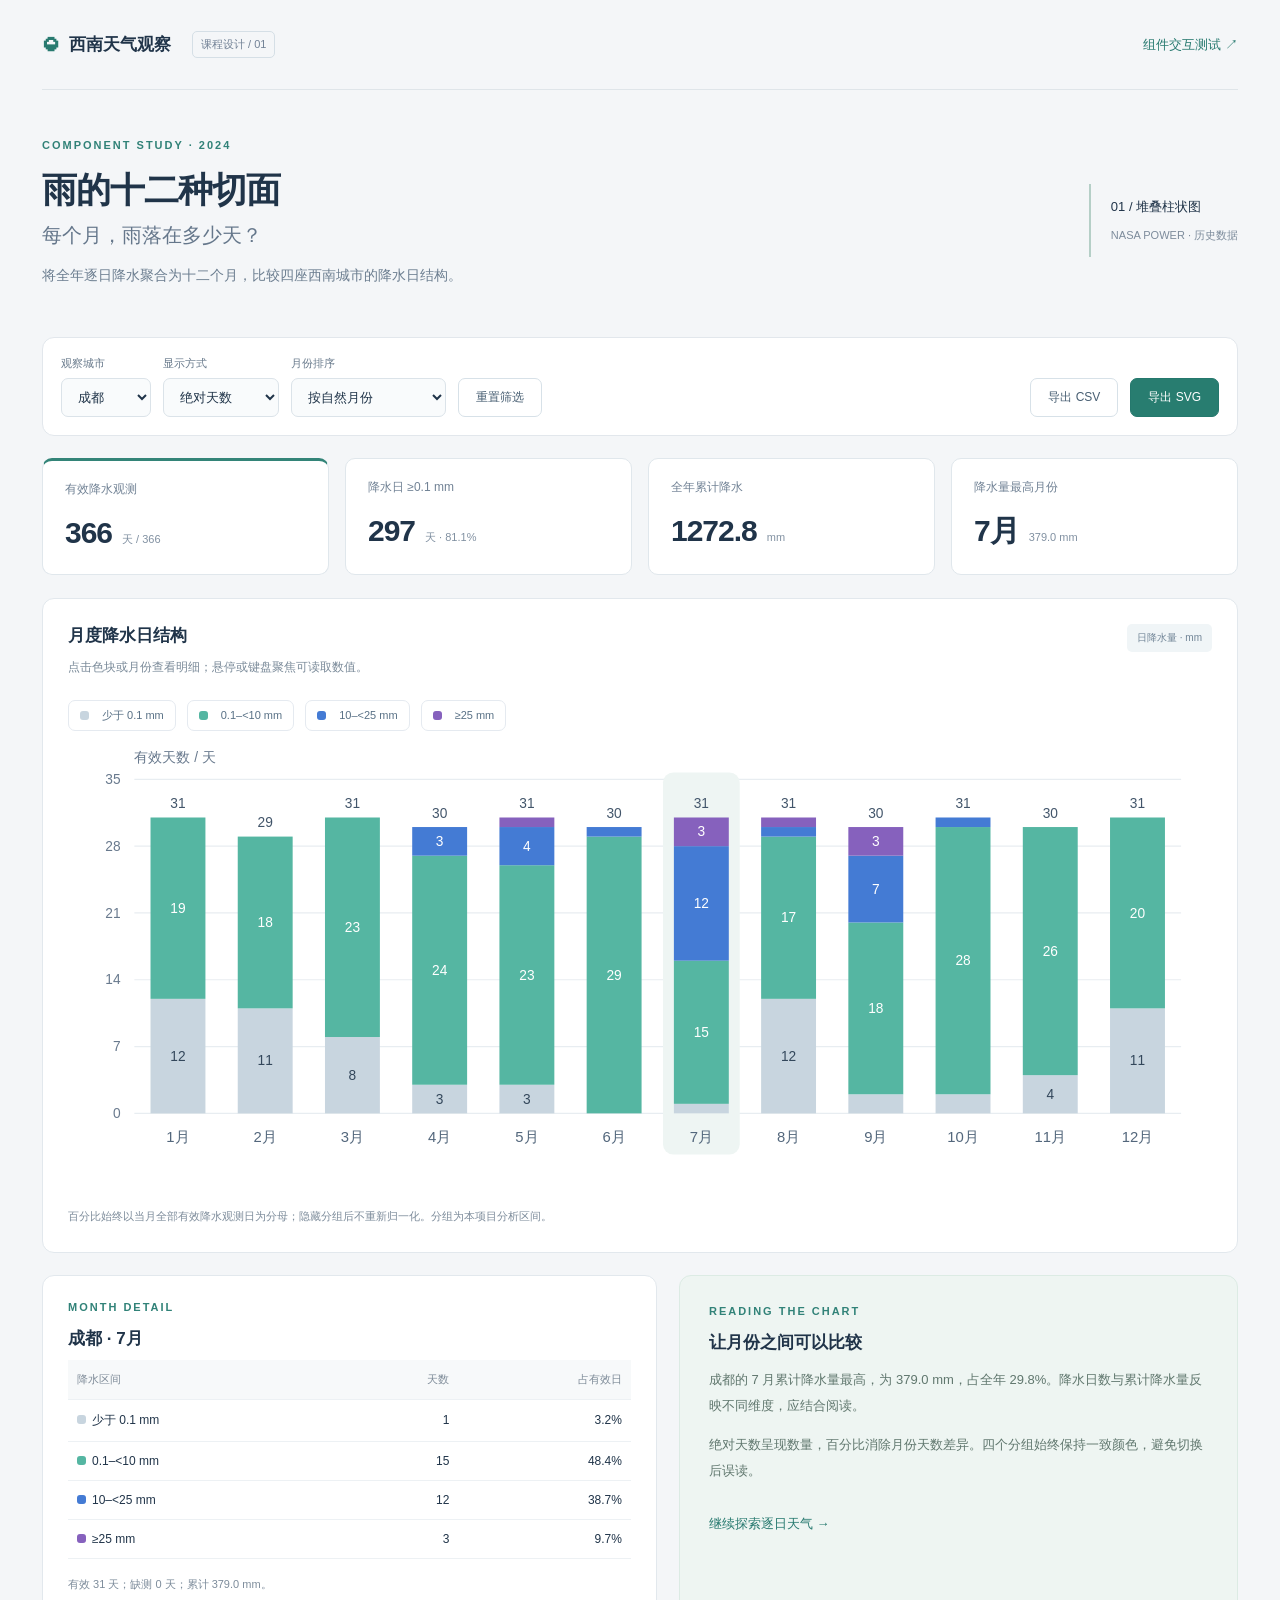
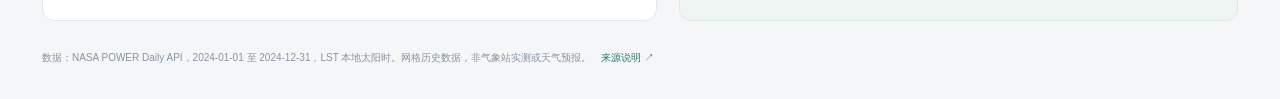
<file: 期中课程设计/任务一_堆叠柱状图/index.html>
<!doctype html>
<html lang="zh-CN"><head><meta charset="utf-8"><meta name="viewport" content="width=device-width, initial-scale=1"><title>雨的十二种切面 · 堆叠柱状图</title><link rel="stylesheet" href="style.css"></head>
<body><main>
<header><a class="brand" href="../任务二_天气可视化/index.html"><span class="brand-mark">◒</span> 西南天气观察 <span class="tag">课程设计 / 01</span></a><a href="tests.html" class="text-link">组件交互测试 ↗</a></header>
<section class="intro"><div><p class="eyebrow">COMPONENT STUDY · 2024</p><h1>雨的十二种切面<span>每个月，雨落在多少天？</span></h1><p class="muted">将全年逐日降水聚合为十二个月，比较四座西南城市的降水日结构。</p></div><div class="intro-aside">01 / 堆叠柱状图<br><span>NASA POWER · 历史数据</span></div></section>
<section class="toolbar" aria-label="图表筛选"><label>观察城市<select id="city"></select></label><label>显示方式<select id="mode"><option value="count">绝对天数</option><option value="percent">百分比</option></select></label><label>月份排序<select id="sort"><option value="month">按自然月份</option><option value="wet">按降水日数降序</option></select></label><button id="reset" class="secondary">重置筛选</button><span class="spacer"></span><button id="csv" class="secondary">导出 CSV</button><button id="svg">导出 SVG</button></section>
<section id="stats" class="stats" aria-live="polite"></section>
<section class="panel"><div class="panel-heading"><div><h2>月度降水日结构</h2><p>点击色块或月份查看明细；悬停或键盘聚焦可读取数值。</p></div><span class="badge">日降水量 · mm</span></div><div id="legend" class="legend" aria-label="降水分组筛选"></div><div id="chart" class="chart"></div><p class="note">百分比始终以当月全部有效降水观测日为分母；隐藏分组后不重新归一化。分组为本项目分析区间。</p></section>
<section class="bottom-grid"><div class="panel"><p class="eyebrow">MONTH DETAIL</p><h2 id="detailTitle"></h2><div id="detail" aria-live="polite"></div></div><div class="panel insight"><p class="eyebrow">READING THE CHART</p><h2>让月份之间可以比较</h2><p id="insight"></p><p>绝对天数呈现数量，百分比消除月份天数差异。四个分组始终保持一致颜色，避免切换后误读。</p><a class="text-link" href="../任务二_天气可视化/index.html">继续探索逐日天气 →</a></div></section>
<footer>数据：NASA POWER Daily API，2024-01-01 至 2024-12-31，LST 本地太阳时。网格历史数据，非气象站实测或天气预报。<a href="https://power.larc.nasa.gov/docs/services/api/temporal/daily/" target="_blank" rel="noreferrer">来源说明 ↗</a></footer>
</main><script src="data.js"></script><script src="component.js"></script><script src="app.js"></script></body></html>
</file>
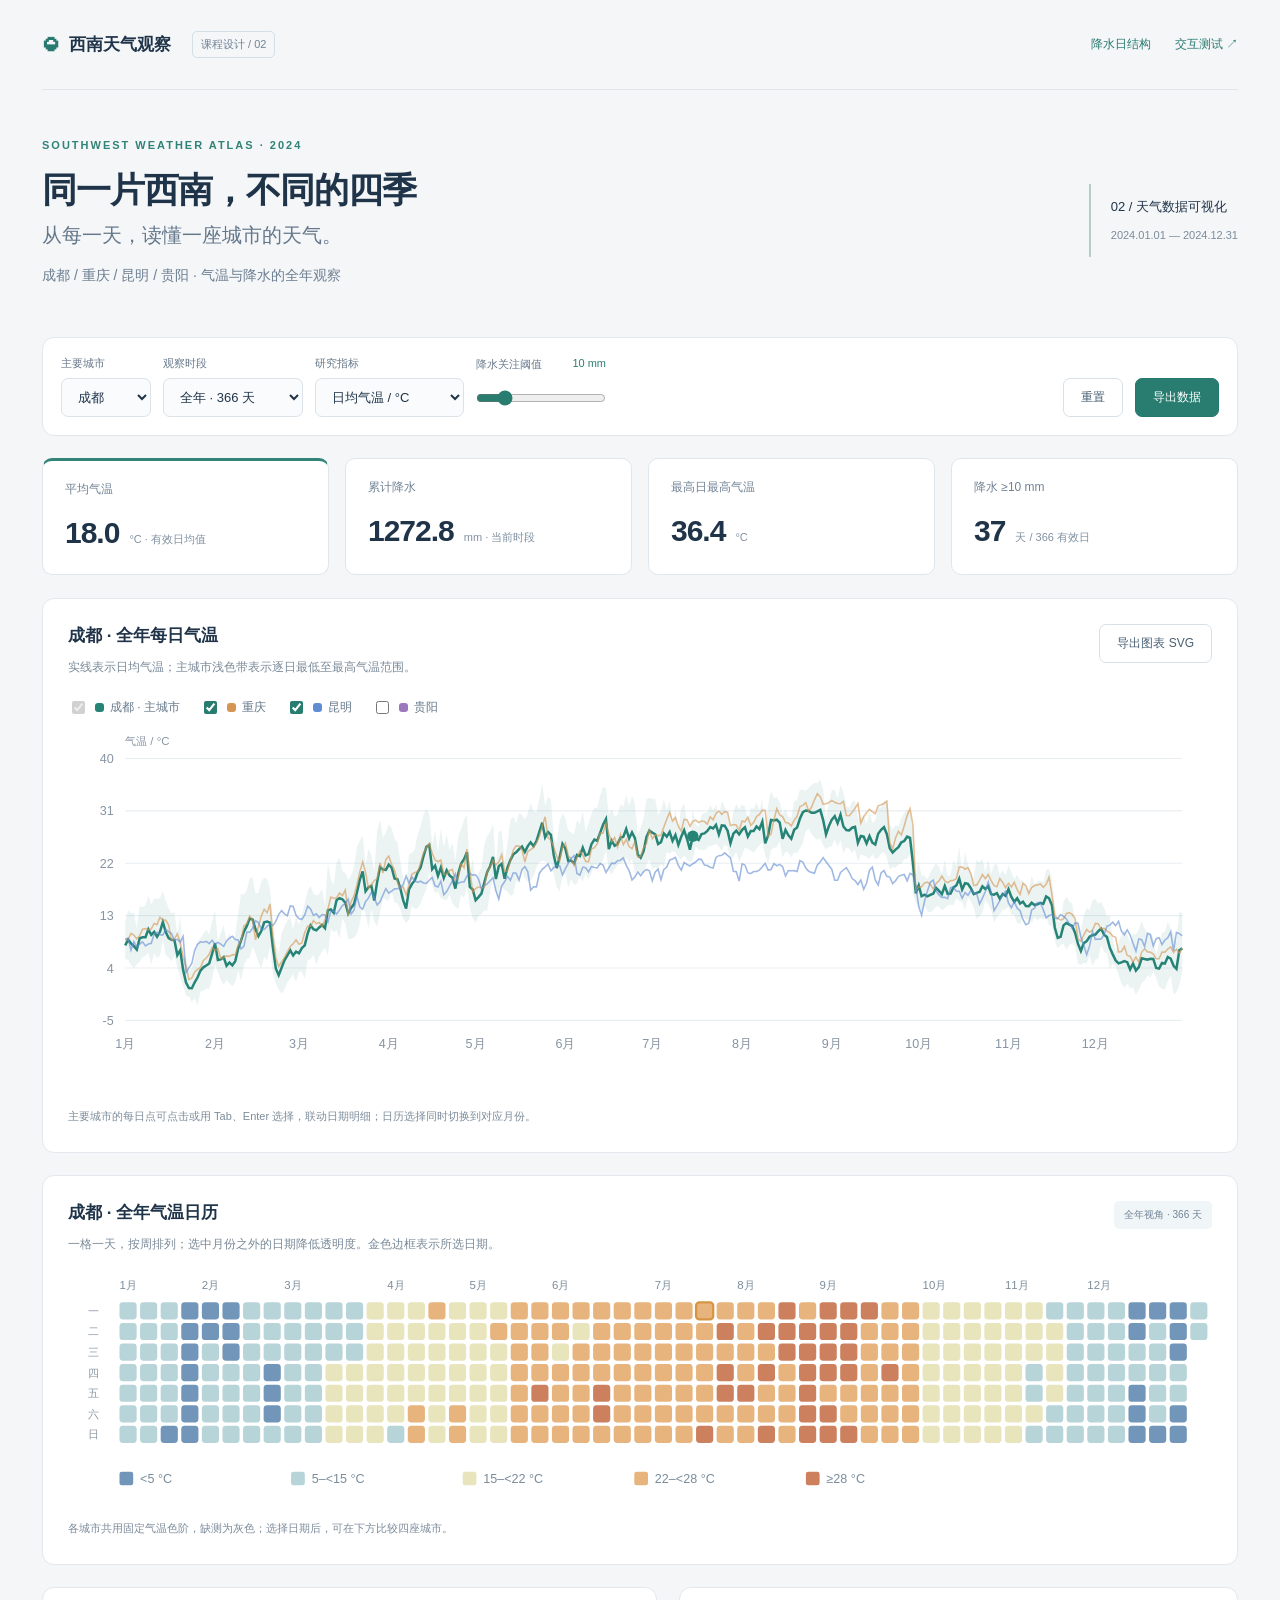
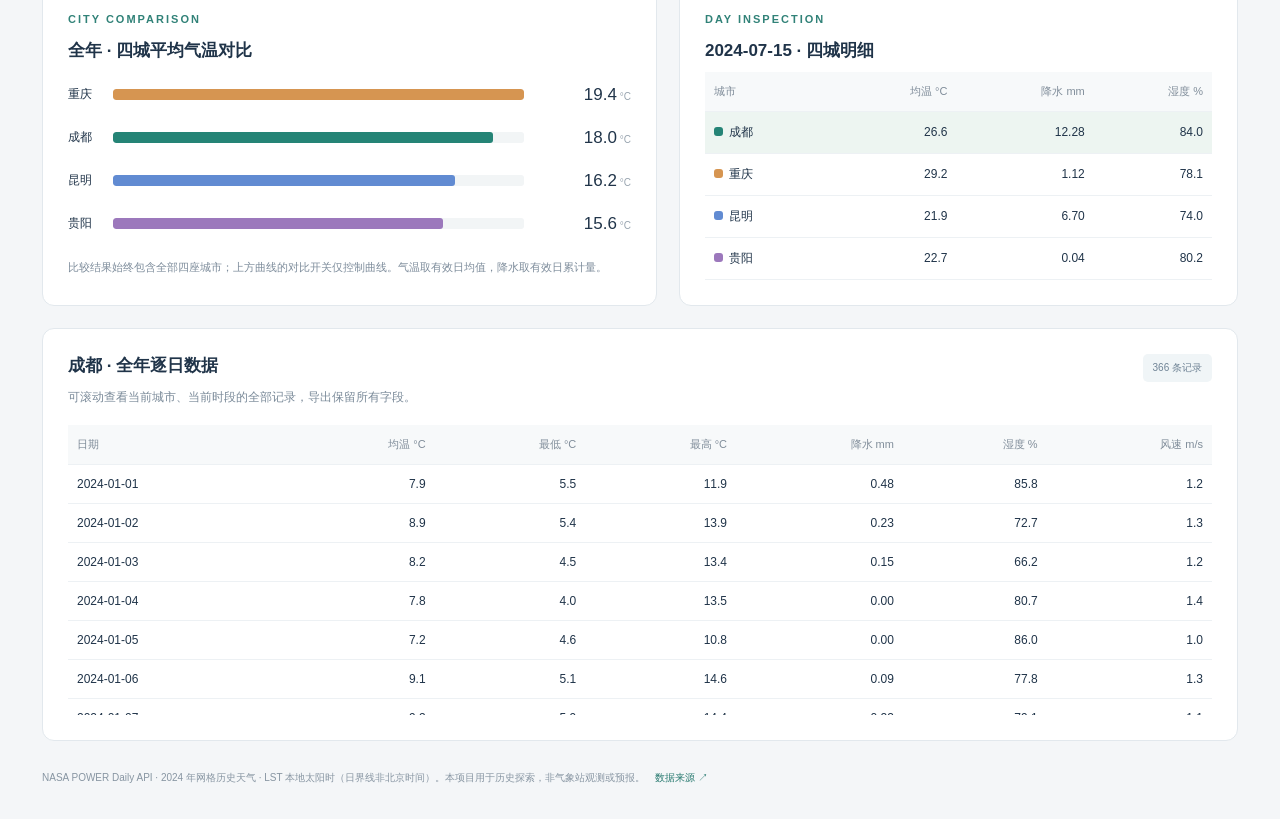
<file: 期中课程设计/任务二_天气可视化/index.html>
<!doctype html>
<html lang="zh-CN"><head><meta charset="utf-8"><meta name="viewport" content="width=device-width, initial-scale=1"><title>西南天气观察 · 2024</title><link rel="stylesheet" href="style.css"></head>
<body><main><header><a class="brand" href="index.html"><span class="brand-mark">◒</span> 西南天气观察 <span class="tag">课程设计 / 02</span></a><nav><a href="../任务一_堆叠柱状图/index.html">降水日结构</a><a href="tests.html">交互测试 ↗</a></nav></header>
<section class="intro"><div><p class="eyebrow">SOUTHWEST WEATHER ATLAS · 2024</p><h1>同一片西南，不同的四季<span>从每一天，读懂一座城市的天气。</span></h1><p class="muted">成都 / 重庆 / 昆明 / 贵阳 · 气温与降水的全年观察</p></div><div class="intro-aside">02 / 天气数据可视化<br><span>2024.01.01 — 2024.12.31</span></div></section>
<section class="toolbar" aria-label="天气筛选"><label>主要城市<select id="city"></select></label><label>观察时段<select id="month"><option value="all">全年 · 366 天</option></select></label><label>研究指标<select id="metric"><option value="temp">日均气温 / °C</option><option value="rain">日降水量 / mm</option></select></label><label class="range-label">降水关注阈值 <output id="thresholdValue">10 mm</output><input id="threshold" type="range" min="1" max="50" value="10" aria-label="降水关注阈值"></label><span class="spacer"></span><button id="reset" class="secondary">重置</button><button id="export">导出数据</button></section>
<section id="stats" class="stats" aria-live="polite"></section>
<section class="panel"><div class="panel-heading"><div><h2 id="trendTitle">每日气温变化</h2><p id="trendNote"></p></div><button id="exportSvg" class="secondary">导出图表 SVG</button></div><div id="compareControls" class="compare-controls" aria-label="对比城市"></div><div id="trend" class="chart"></div><p class="note">主要城市的每日点可点击或用 Tab、Enter 选择，联动日期明细；日历选择同时切换到对应月份。</p></section>
<section class="panel"><div class="panel-heading"><div><h2 id="calendarTitle">全年天气日历</h2><p>一格一天，按周排列；选中月份之外的日期降低透明度。金色边框表示所选日期。</p></div><span class="badge">全年视角 · 366 天</span></div><div id="calendar" class="chart"></div><p class="note" id="calendarNote"></p></section>
<section class="bottom-grid"><div class="panel"><p class="eyebrow">CITY COMPARISON</p><h2 id="comparisonTitle">同一时段 · 四城对比</h2><div id="comparison"></div><p class="note">比较结果始终包含全部四座城市；上方曲线的对比开关仅控制曲线。气温取有效日均值，降水取有效日累计量。</p></div><div class="panel"><p class="eyebrow">DAY INSPECTION</p><h2 id="dayTitle"></h2><div id="dayDetail" aria-live="polite"></div></div></section>
<section class="panel data-panel"><div class="panel-heading"><div><h2 id="tableTitle">逐日数据</h2><p>可滚动查看当前城市、当前时段的全部记录，导出保留所有字段。</p></div><span id="rowCount" class="badge"></span></div><div class="table-scroll"><table><thead><tr><th>日期</th><th>均温 °C</th><th>最低 °C</th><th>最高 °C</th><th>降水 mm</th><th>湿度 %</th><th>风速 m/s</th></tr></thead><tbody id="dailyRows"></tbody></table></div></section>
<footer>NASA POWER Daily API · 2024 年网格历史天气 · LST 本地太阳时（日界线非北京时间）。本项目用于历史探索，非气象站观测或预报。<a href="https://power.larc.nasa.gov/docs/services/api/temporal/daily/" target="_blank" rel="noreferrer">数据来源 ↗</a></footer></main>
<script src="data.js"></script><script src="component.js"></script><script src="app.js"></script></body></html>
</file>
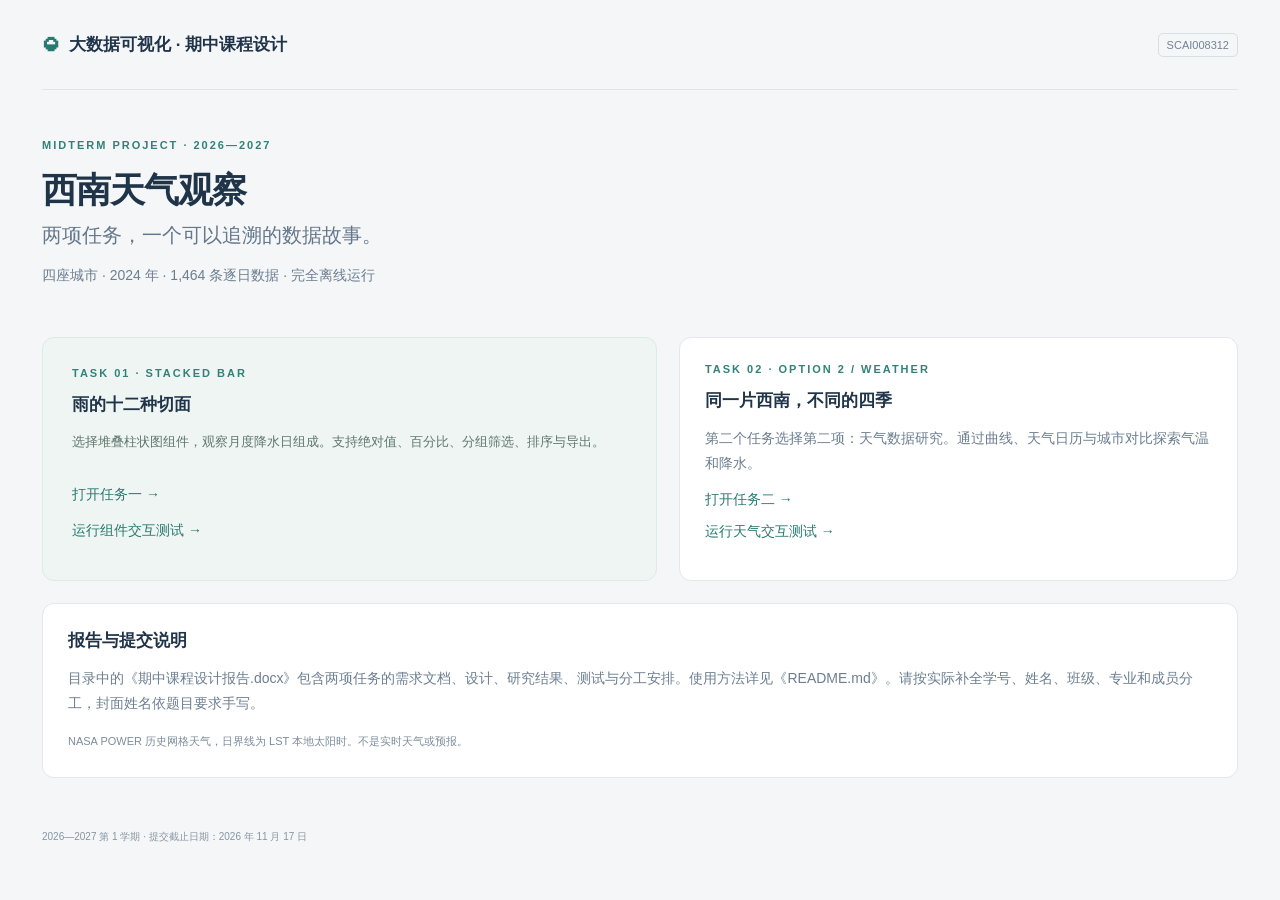
<file: 期中课程设计/入口.html>
<!doctype html><html lang="zh-CN"><head><meta charset="utf-8"><meta name="viewport" content="width=device-width,initial-scale=1"><title>大数据可视化 · 期中课程设计</title><link rel="stylesheet" href="任务一_堆叠柱状图/style.css"></head><body><main><header><span class="brand"><span class="brand-mark">◒</span> 大数据可视化 · 期中课程设计</span><span class="tag">SCAI008312</span></header><section class="intro"><div><p class="eyebrow">MIDTERM PROJECT · 2026—2027</p><h1>西南天气观察<span>两项任务，一个可以追溯的数据故事。</span></h1><p class="muted">四座城市 · 2024 年 · 1,464 条逐日数据 · 完全离线运行</p></div></section><div class="bottom-grid"><section class="panel insight"><p class="eyebrow">TASK 01 · STACKED BAR</p><h2>雨的十二种切面</h2><p>选择堆叠柱状图组件，观察月度降水日组成。支持绝对值、百分比、分组筛选、排序与导出。</p><a href="任务一_堆叠柱状图/index.html">打开任务一 →</a><br><a href="任务一_堆叠柱状图/tests.html">运行组件交互测试 →</a></section><section class="panel"><p class="eyebrow">TASK 02 · OPTION 2 / WEATHER</p><h2>同一片西南，不同的四季</h2><p class="muted">第二个任务选择第二项：天气数据研究。通过曲线、天气日历与城市对比探索气温和降水。</p><p><a href="任务二_天气可视化/index.html">打开任务二 →</a></p><p><a href="任务二_天气可视化/tests.html">运行天气交互测试 →</a></p></section></div><section class="panel" style="margin-top:22px"><h2>报告与提交说明</h2><p class="muted">目录中的《期中课程设计报告.docx》包含两项任务的需求文档、设计、研究结果、测试与分工安排。使用方法详见《README.md》。请按实际补全学号、姓名、班级、专业和成员分工，封面姓名依题目要求手写。</p><p class="note">NASA POWER 历史网格天气，日界线为 LST 本地太阳时。不是实时天气或预报。</p></section><footer>2026—2027 第 1 学期 · 提交截止日期：2026 年 11 月 17 日</footer></main></body></html>
</file>
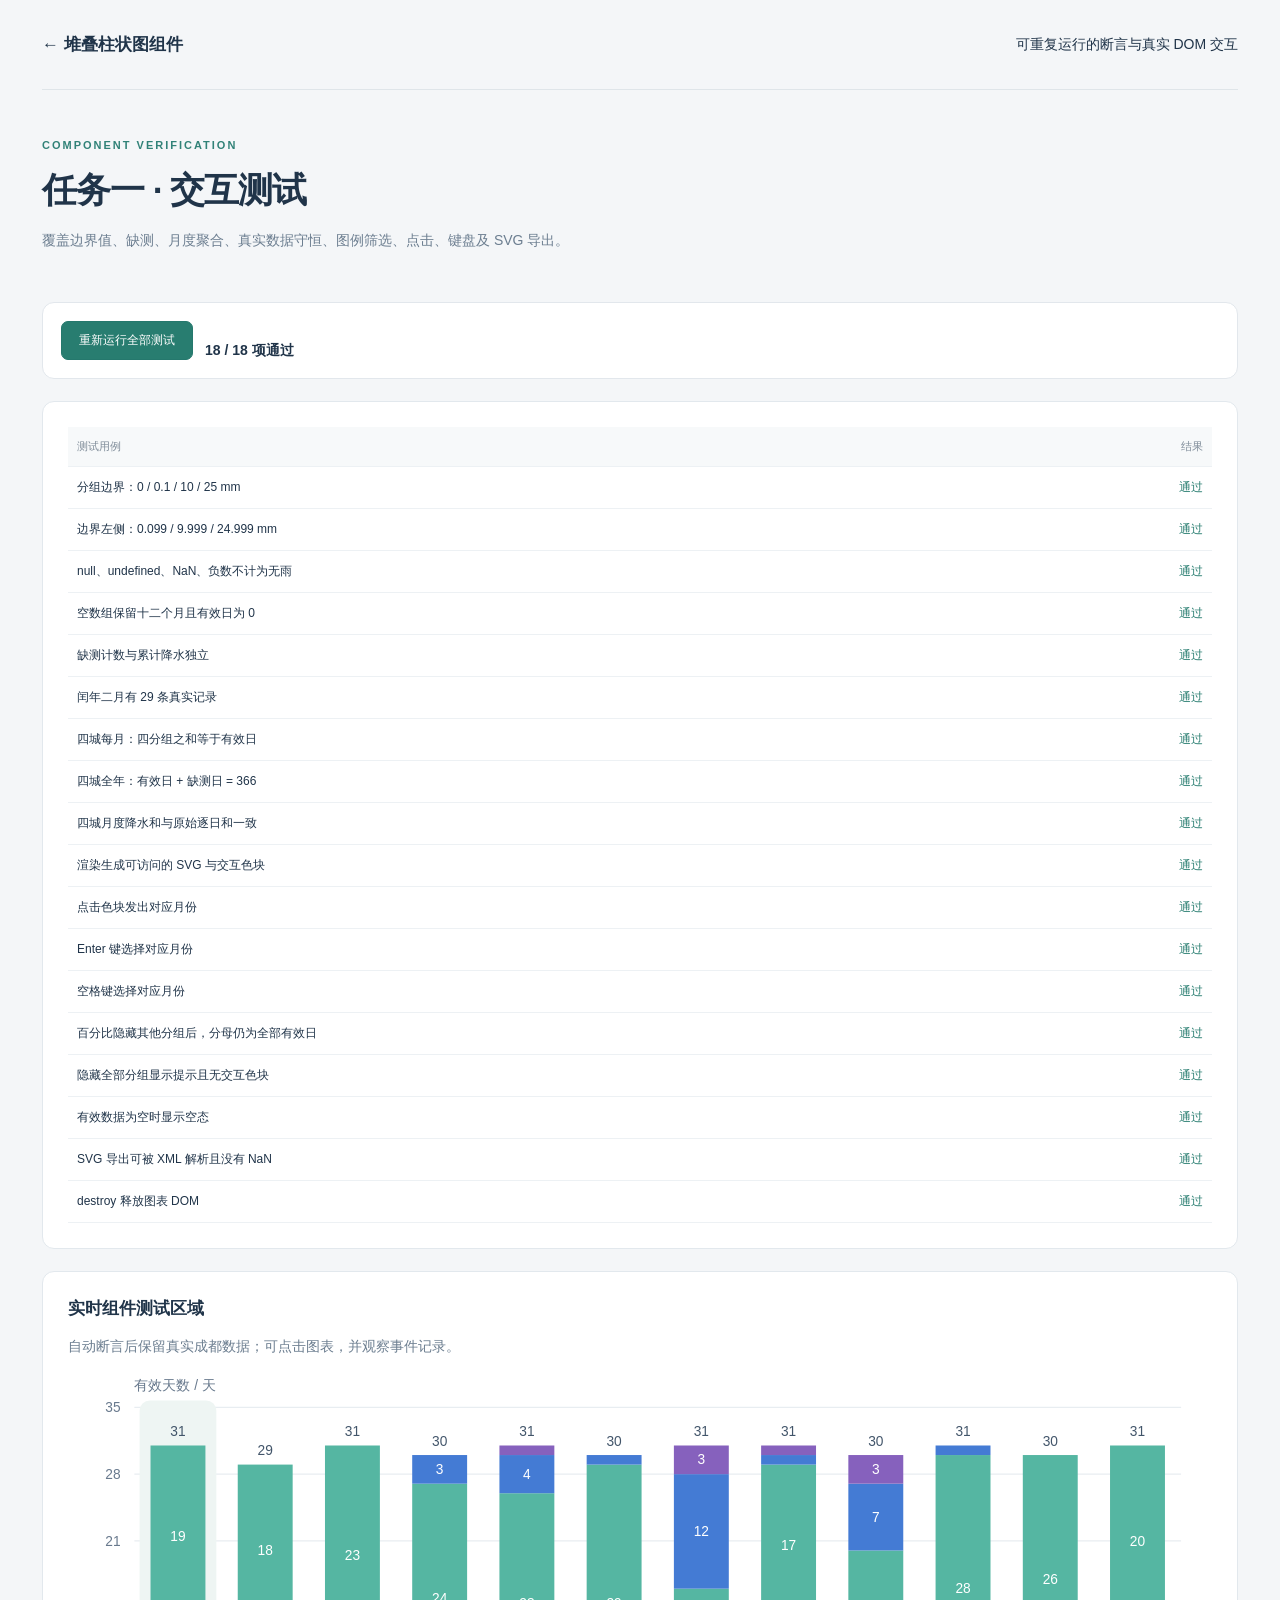
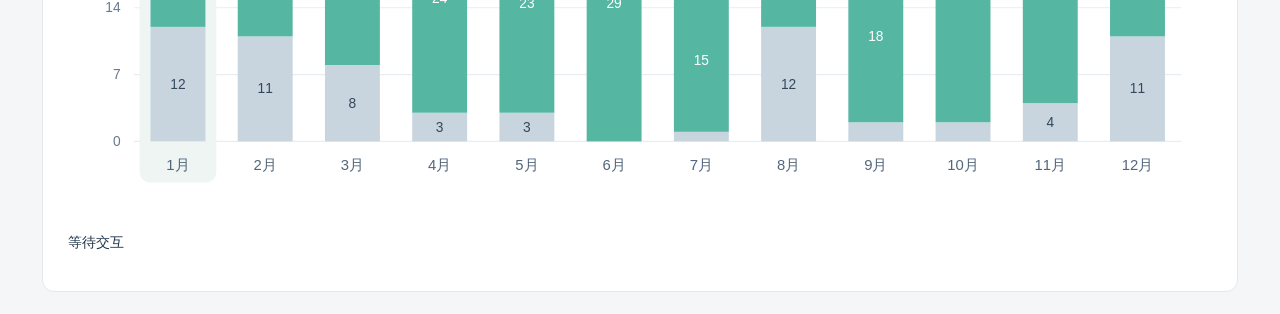
<file: 期中课程设计/任务一_堆叠柱状图/tests.html>
<!doctype html><html lang="zh-CN"><head><meta charset="utf-8"><meta name="viewport" content="width=device-width,initial-scale=1"><title>任务一 · 组件交互测试</title><link rel="stylesheet" href="style.css"></head><body><main><header><a class="brand" href="index.html">← 堆叠柱状图组件</a><span>可重复运行的断言与真实 DOM 交互</span></header><section class="intro"><div><p class="eyebrow">COMPONENT VERIFICATION</p><h1>任务一 · 交互测试</h1><p class="muted">覆盖边界值、缺测、月度聚合、真实数据守恒、图例筛选、点击、键盘及 SVG 导出。</p></div></section><section class="toolbar"><button id="run">重新运行全部测试</button><strong id="summary" role="status"></strong></section><div class="panel"><table><thead><tr><th>测试用例</th><th>结果</th></tr></thead><tbody id="results"></tbody></table></div><section class="panel"><h2>实时组件测试区域</h2><p class="muted">自动断言后保留真实成都数据；可点击图表，并观察事件记录。</p><div id="fixture" class="chart"></div><p id="events" role="status">等待交互</p></section></main><script src="data.js"></script><script src="component.js"></script><script src="tests.js"></script></body></html>
</file>
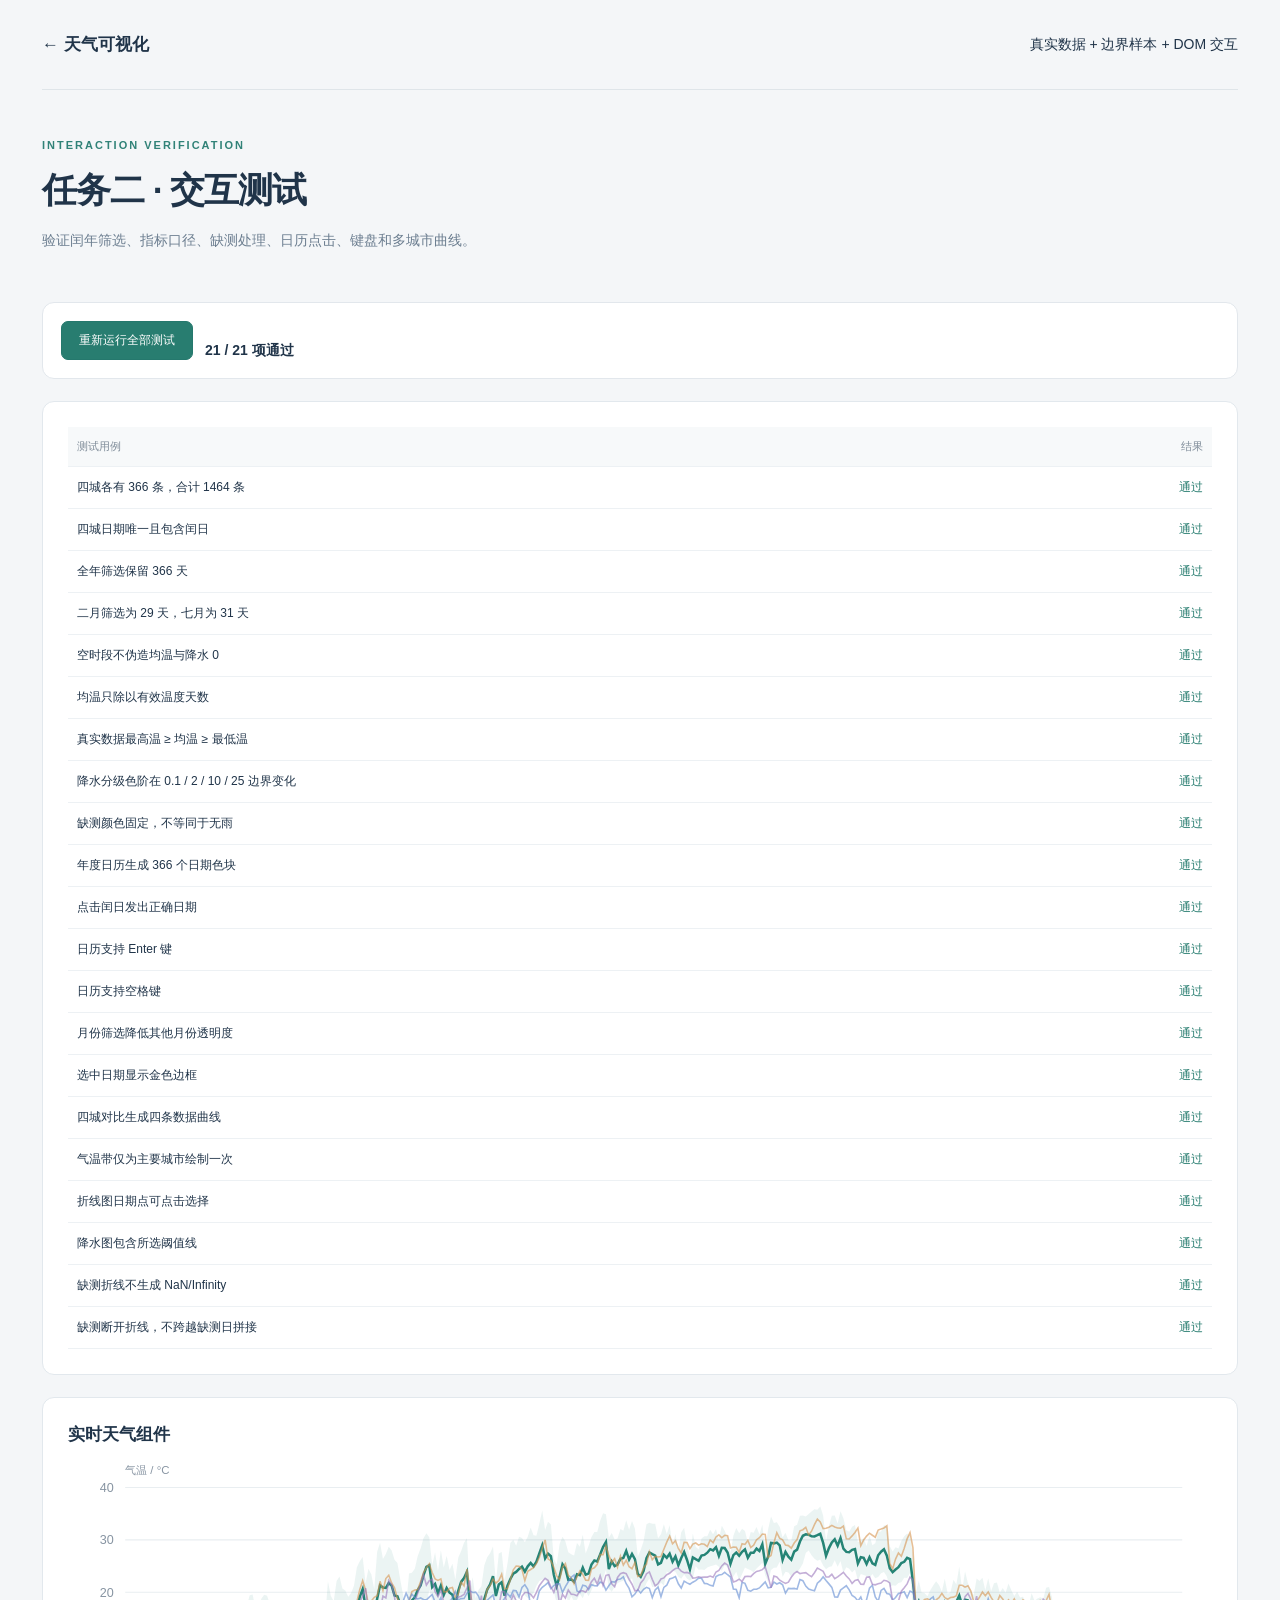
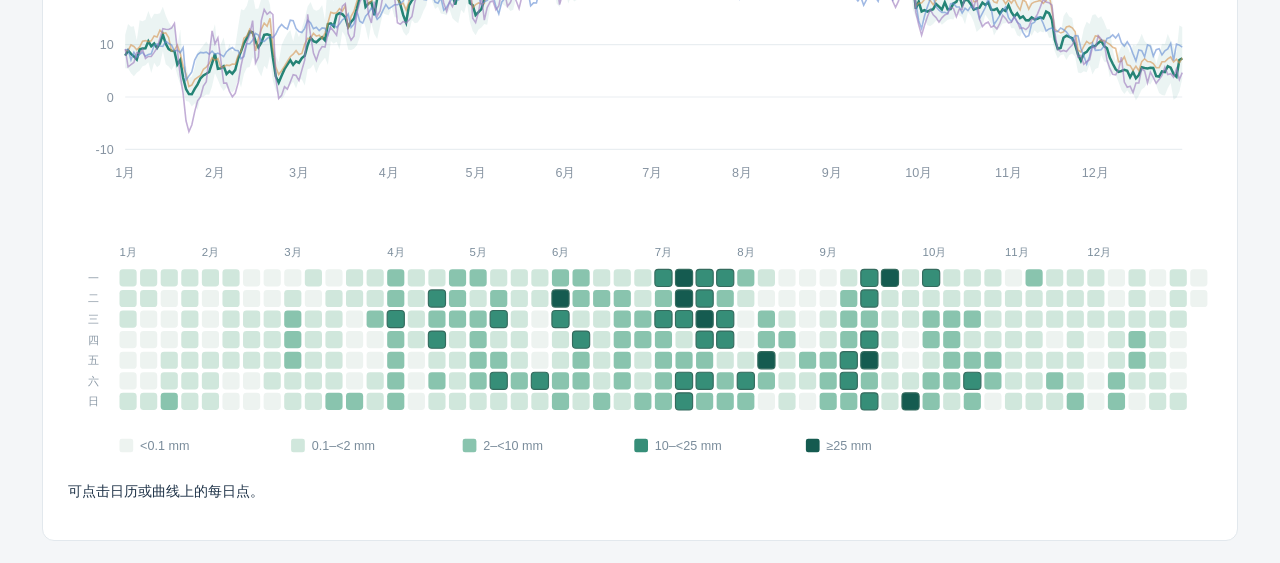
<file: 期中课程设计/任务二_天气可视化/tests.html>
<!doctype html><html lang="zh-CN"><head><meta charset="utf-8"><meta name="viewport" content="width=device-width,initial-scale=1"><title>任务二 · 天气交互测试</title><link rel="stylesheet" href="style.css"></head><body><main><header><a class="brand" href="index.html">← 天气可视化</a><span>真实数据 + 边界样本 + DOM 交互</span></header><section class="intro"><div><p class="eyebrow">INTERACTION VERIFICATION</p><h1>任务二 · 交互测试</h1><p class="muted">验证闰年筛选、指标口径、缺测处理、日历点击、键盘和多城市曲线。</p></div></section><section class="toolbar"><button id="run">重新运行全部测试</button><strong id="summary" role="status"></strong></section><div class="panel"><table><thead><tr><th>测试用例</th><th>结果</th></tr></thead><tbody id="results"></tbody></table></div><section class="panel"><h2>实时天气组件</h2><div id="trend" class="chart"></div><div id="calendar" class="chart"></div><p id="events" role="status">可点击日历或曲线上的每日点。</p></section></main><script src="data.js"></script><script src="component.js"></script><script src="tests.js"></script></body></html>
</file>
<file: 期中课程设计/任务一_堆叠柱状图/style.css>
@font-face{font-family:Fallback;src:local("Microsoft YaHei")}*{box-sizing:border-box}body{margin:0;background:#f4f6f8;color:#203449;font-family:Inter,"Microsoft YaHei",Fallback,Arial,sans-serif;font-size:14px}main{max-width:1280px;margin:auto;padding:0 42px}a{color:#287a70;text-decoration:none}header{height:90px;display:flex;align-items:center;justify-content:space-between;border-bottom:1px solid #dfe5e9}.brand{display:flex;gap:12px;align-items:center;font-size:17px;color:#203449;font-weight:700}.brand-mark{color:#287a70;font-size:30px}.tag{font-size:11px;color:#728296;border:1px solid #d5dfe6;padding:5px 8px;border-radius:5px;font-weight:400;margin-left:9px}.text-link{font-size:13px}.intro{padding:49px 0 35px;display:flex;justify-content:space-between;gap:24px}.eyebrow{font-size:11px;letter-spacing:2px;color:#318278;font-weight:700;margin:0 0 14px}h1{margin:0;font-size:35px;letter-spacing:-1px;line-height:1.4}h1 span{display:block;font-size:20px;font-weight:400;margin-top:7px;letter-spacing:0;color:#65778b}.muted{color:#6c7e90;line-height:1.8}.intro-aside{border-left:2px solid #b5cfc7;padding:9px 0 9px 20px;align-self:center;font-size:13px;line-height:2.1}.intro-aside span{font-size:11px;color:#7c8b9b}.toolbar{display:flex;align-items:end;gap:12px;background:white;padding:18px;border:1px solid #e2e7ec;border-radius:12px;margin-bottom:22px;flex-wrap:wrap}label{display:flex;flex-direction:column;gap:7px;color:#67798b;font-size:11px}select,button,input{font:inherit}select,input[type="date"]{background:#f9fbfc;border:1px solid #dbe3e9;border-radius:7px;padding:10px 30px 10px 12px;color:#203449;font-size:13px}button{border:1px solid #25786d;background:#287d70;color:white;border-radius:7px;padding:10px 17px;cursor:pointer;font-size:12px;min-height:38px}button:hover{filter:brightness(.96)}button.secondary{background:#fff;color:#475e72;border-color:#d7e1e8}.spacer{flex:1}.stats{display:grid;grid-template-columns:repeat(4,1fr);gap:16px;margin:0 0 23px}.stats article{border:1px solid #e0e7ec;border-radius:10px;padding:20px 22px;background:white;position:relative;overflow:hidden}.stats article:first-child{border-top:3px solid #338478}.stats p{margin:0 0 14px;color:#718295;font-size:12px}.stats strong{font-size:30px;letter-spacing:-1px;line-height:1.4}.stats span{font-size:11px;color:#8090a1;margin-left:10px}.panel{background:white;border:1px solid #e2e8ed;border-radius:12px;padding:25px;margin-bottom:22px}h2{font-size:17px;margin:0 0 10px;font-weight:700}.panel-heading{display:flex;justify-content:space-between;gap:15px;align-items:start}.panel-heading p{color:#7a8a99;font-size:12px;margin:0;line-height:1.7}.badge{font-size:10px;color:#708496;background:#f0f5f7;border-radius:5px;padding:7px 10px;white-space:nowrap}.legend{display:flex;gap:11px;flex-wrap:wrap;margin-top:22px}.legend-btn{border:1px solid #e5eaf0;background:#fff;color:#587085;font-size:11px;padding:6px 11px;min-height:31px;display:flex;align-items:center;gap:7px}.legend-btn[aria-pressed=false]{opacity:.42;text-decoration:line-through}.legend-btn i,.dot{display:inline-block;width:9px;height:9px;border-radius:3px;margin-right:6px}.chart{width:100%;overflow-x:auto;margin-top:14px}.chart svg{display:block;width:100%;min-width:650px;font-family:Inter,"Microsoft YaHei",Arial,sans-serif}.chart [role=button]{cursor:pointer}.chart [role=button]:hover{filter:brightness(.92)}:focus-visible{outline:3px solid #e0a747;outline-offset:3px}.note{color:#7d8c9b;font-size:11px;line-height:1.9;margin:15px 0 0}.bottom-grid{display:grid;grid-template-columns:1.1fr 1fr;gap:22px}.bottom-grid .panel{margin:0}table{width:100%;border-collapse:collapse;font-size:12px}th{text-align:left;color:#7f8c99;font-size:11px;font-weight:400;background:#f7f9fa}td,th{padding:12px 9px;border-bottom:1px solid #edf1f4}td:nth-child(n+2),th:nth-child(n+2){text-align:right}.insight{background:#eef5f2;border-color:#dcebe4;padding:29px}.insight p:not(.eyebrow){line-height:2;color:#60776e;font-size:13px}.insight a{display:inline-block;margin-top:18px}footer{padding:28px 0 32px;color:#8795a2;font-size:10px;line-height:1.8}footer a{margin-left:10px}@media(max-width:760px){main{padding:0 18px}header{height:75px}.tag,.intro-aside{display:none}.intro{padding-top:32px}h1{font-size:29px}.stats{grid-template-columns:repeat(2,1fr);gap:10px}.stats article{padding:16px}.stats strong{font-size:25px}.bottom-grid{grid-template-columns:1fr}.panel{padding:18px}.toolbar{gap:9px}.spacer{display:none}.panel-heading{flex-wrap:wrap}}
</file>
<file: 期中课程设计/任务二_天气可视化/style.css>
@font-face{font-family:Fallback;src:local("Microsoft YaHei")}*{box-sizing:border-box}body{margin:0;background:#f4f6f8;color:#203449;font-family:Inter,"Microsoft YaHei",Fallback,Arial,sans-serif;font-size:14px}main{max-width:1280px;margin:auto;padding:0 42px}a{color:#287a70;text-decoration:none}header{height:90px;display:flex;align-items:center;justify-content:space-between;border-bottom:1px solid #dfe5e9}.brand{display:flex;gap:12px;align-items:center;font-size:17px;color:#203449;font-weight:700}.brand-mark{color:#287a70;font-size:30px}.tag{font-size:11px;color:#728296;border:1px solid #d5dfe6;padding:5px 8px;border-radius:5px;font-weight:400;margin-left:9px}.text-link{font-size:13px}.intro{padding:49px 0 35px;display:flex;justify-content:space-between;gap:24px}.eyebrow{font-size:11px;letter-spacing:2px;color:#318278;font-weight:700;margin:0 0 14px}h1{margin:0;font-size:35px;letter-spacing:-1px;line-height:1.4}h1 span{display:block;font-size:20px;font-weight:400;margin-top:7px;letter-spacing:0;color:#65778b}.muted{color:#6c7e90;line-height:1.8}.intro-aside{border-left:2px solid #b5cfc7;padding:9px 0 9px 20px;align-self:center;font-size:13px;line-height:2.1}.intro-aside span{font-size:11px;color:#7c8b9b}.toolbar{display:flex;align-items:end;gap:12px;background:white;padding:18px;border:1px solid #e2e7ec;border-radius:12px;margin-bottom:22px;flex-wrap:wrap}label{display:flex;flex-direction:column;gap:7px;color:#67798b;font-size:11px}select,button,input{font:inherit}select,input[type="date"]{background:#f9fbfc;border:1px solid #dbe3e9;border-radius:7px;padding:10px 30px 10px 12px;color:#203449;font-size:13px}button{border:1px solid #25786d;background:#287d70;color:white;border-radius:7px;padding:10px 17px;cursor:pointer;font-size:12px;min-height:38px}button:hover{filter:brightness(.96)}button.secondary{background:#fff;color:#475e72;border-color:#d7e1e8}.spacer{flex:1}.stats{display:grid;grid-template-columns:repeat(4,1fr);gap:16px;margin:0 0 23px}.stats article{border:1px solid #e0e7ec;border-radius:10px;padding:20px 22px;background:white;position:relative;overflow:hidden}.stats article:first-child{border-top:3px solid #338478}.stats p{margin:0 0 14px;color:#718295;font-size:12px}.stats strong{font-size:30px;letter-spacing:-1px;line-height:1.4}.stats span{font-size:11px;color:#8090a1;margin-left:10px}.panel{background:white;border:1px solid #e2e8ed;border-radius:12px;padding:25px;margin-bottom:22px}h2{font-size:17px;margin:0 0 10px;font-weight:700}.panel-heading{display:flex;justify-content:space-between;gap:15px;align-items:start}.panel-heading p{color:#7a8a99;font-size:12px;margin:0;line-height:1.7}.badge{font-size:10px;color:#708496;background:#f0f5f7;border-radius:5px;padding:7px 10px;white-space:nowrap}.legend{display:flex;gap:11px;flex-wrap:wrap;margin-top:22px}.legend-btn{border:1px solid #e5eaf0;background:#fff;color:#587085;font-size:11px;padding:6px 11px;min-height:31px;display:flex;align-items:center;gap:7px}.legend-btn[aria-pressed=false]{opacity:.42;text-decoration:line-through}.legend-btn i,.dot{display:inline-block;width:9px;height:9px;border-radius:3px;margin-right:6px}.chart{width:100%;overflow-x:auto;margin-top:14px}.chart svg{display:block;width:100%;min-width:650px;font-family:Inter,"Microsoft YaHei",Arial,sans-serif}.chart [role=button]{cursor:pointer}.chart [role=button]:hover{filter:brightness(.92)}:focus-visible{outline:3px solid #e0a747;outline-offset:3px}.note{color:#7d8c9b;font-size:11px;line-height:1.9;margin:15px 0 0}.bottom-grid{display:grid;grid-template-columns:1.1fr 1fr;gap:22px}.bottom-grid .panel{margin:0}table{width:100%;border-collapse:collapse;font-size:12px}th{text-align:left;color:#7f8c99;font-size:11px;font-weight:400;background:#f7f9fa}td,th{padding:12px 9px;border-bottom:1px solid #edf1f4}td:nth-child(n+2),th:nth-child(n+2){text-align:right}.insight{background:#eef5f2;border-color:#dcebe4;padding:29px}.insight p:not(.eyebrow){line-height:2;color:#60776e;font-size:13px}.insight a{display:inline-block;margin-top:18px}footer{padding:28px 0 32px;color:#8795a2;font-size:10px;line-height:1.8}footer a{margin-left:10px}@media(max-width:760px){main{padding:0 18px}header{height:75px}.tag,.intro-aside{display:none}.intro{padding-top:32px}h1{font-size:29px}.stats{grid-template-columns:repeat(2,1fr);gap:10px}.stats article{padding:16px}.stats strong{font-size:25px}.bottom-grid{grid-template-columns:1fr}.panel{padding:18px}.toolbar{gap:9px}.spacer{display:none}.panel-heading{flex-wrap:wrap}}
nav{display:flex;gap:24px;font-size:12px}.compare-controls{display:flex;gap:20px;flex-wrap:wrap;margin-top:20px}.compare-check{display:flex;flex-direction:row;align-items:center;gap:4px;font-size:12px;cursor:pointer}.compare-check input{accent-color:#287d70}.compare-check i{margin:0 2px 0 3px}.range-label{min-width:130px;position:relative}.range-label output{position:absolute;right:0;top:0;color:#2b7e71}.range-label input{height:38px;accent-color:#287d70;margin:0}.comparison-row{display:flex;align-items:center;gap:15px;margin:23px 0;font-size:12px}.comparison-row>span{width:30px}.bar-track{flex:1;height:11px;border-radius:3px;background:#f2f5f6;overflow:hidden}.bar-fill{height:100%;border-radius:3px}.comparison-row strong{width:92px;text-align:right;font-size:17px;font-weight:500}.comparison-row small{color:#98a4af;font-size:10px}.bottom-grid .panel{margin-bottom:22px}.highlight{background:#edf5f1}.table-scroll{max-height:290px;overflow:auto;margin-top:18px}.table-scroll th{position:sticky;top:0;z-index:1}.data-panel{margin-bottom:0}.chart #calendar{margin-top:20px}@media(max-width:760px){nav{gap:12px;font-size:11px}.brand{font-size:14px}.stats span{display:block;margin:8px 0 0}.range-label{width:130px}.bottom-grid{gap:0}.chart svg{min-width:700px}}
</file>
